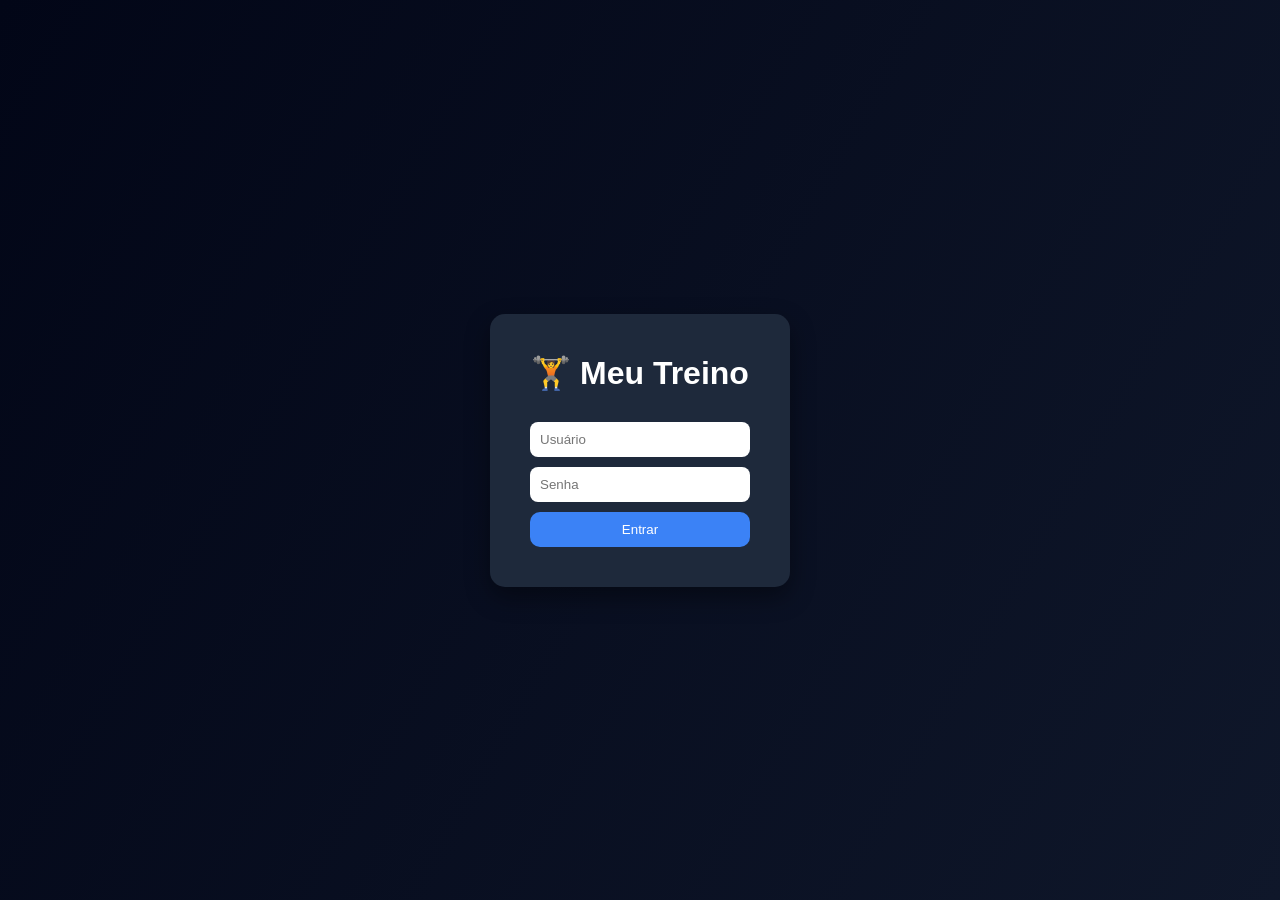
<file: index.html>
<!DOCTYPE html>
<html lang="pt-BR">

<head>

<meta charset="UTF-8">
<meta name="viewport" content="width=device-width, initial-scale=1.0">

<title>Meu Treino</title>

<link rel="manifest" href="manifest.json">

<script>

/* REDIRECIONAR PARA LOGIN */

window.location.href="login.html"

</script>

</head>

<body>

</body>

</html>
</file>
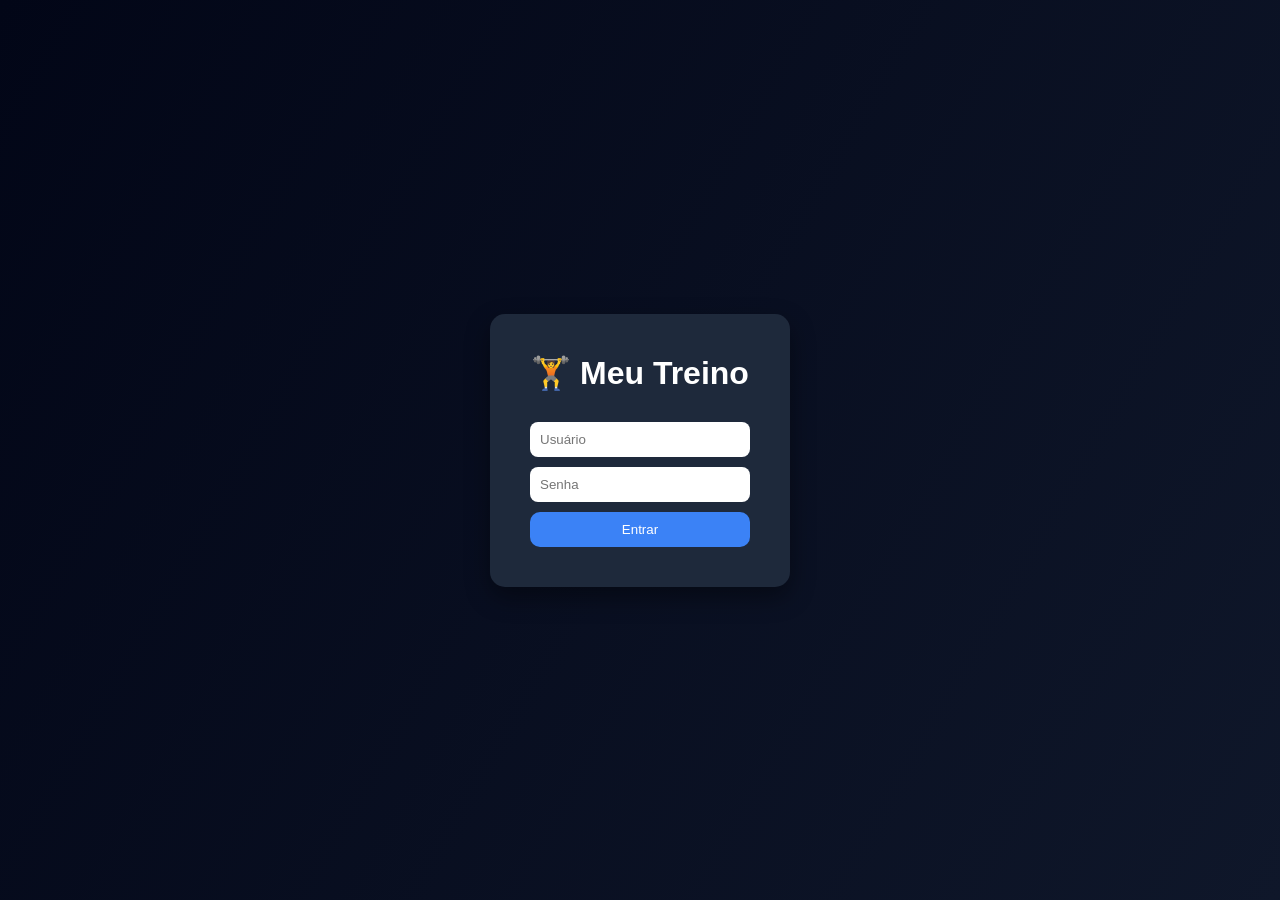
<file: login.html>
<!DOCTYPE html>
<html lang="pt-BR">

<head>

<meta charset="UTF-8">
<meta name="viewport" content="width=device-width, initial-scale=1.0">

<title>Login - Meu Treino</title>

<link rel="stylesheet" href="style.css">
<link rel="manifest" href="manifest.json">

</head>

<body class="login-body">

<div class="login">

<h1>🏋️ Meu Treino</h1>

<input type="text" id="user" placeholder="Usuário">

<input type="password" id="pass" placeholder="Senha">

<button onclick="entrar()">Entrar</button>

</div>

<script>

/* LOGIN */

function entrar(){

let user = document.getElementById("user").value
let pass = document.getElementById("pass").value

if(user=="admin" && pass=="1234"){

window.location.href="menu.html"

}else{

alert("Usuário ou senha incorreto")

}

}

/* SERVICE WORKER PWA */

if ("serviceWorker" in navigator) {

navigator.serviceWorker.register("service-worker.js")

}

</script>

</body>

</html>
</file>
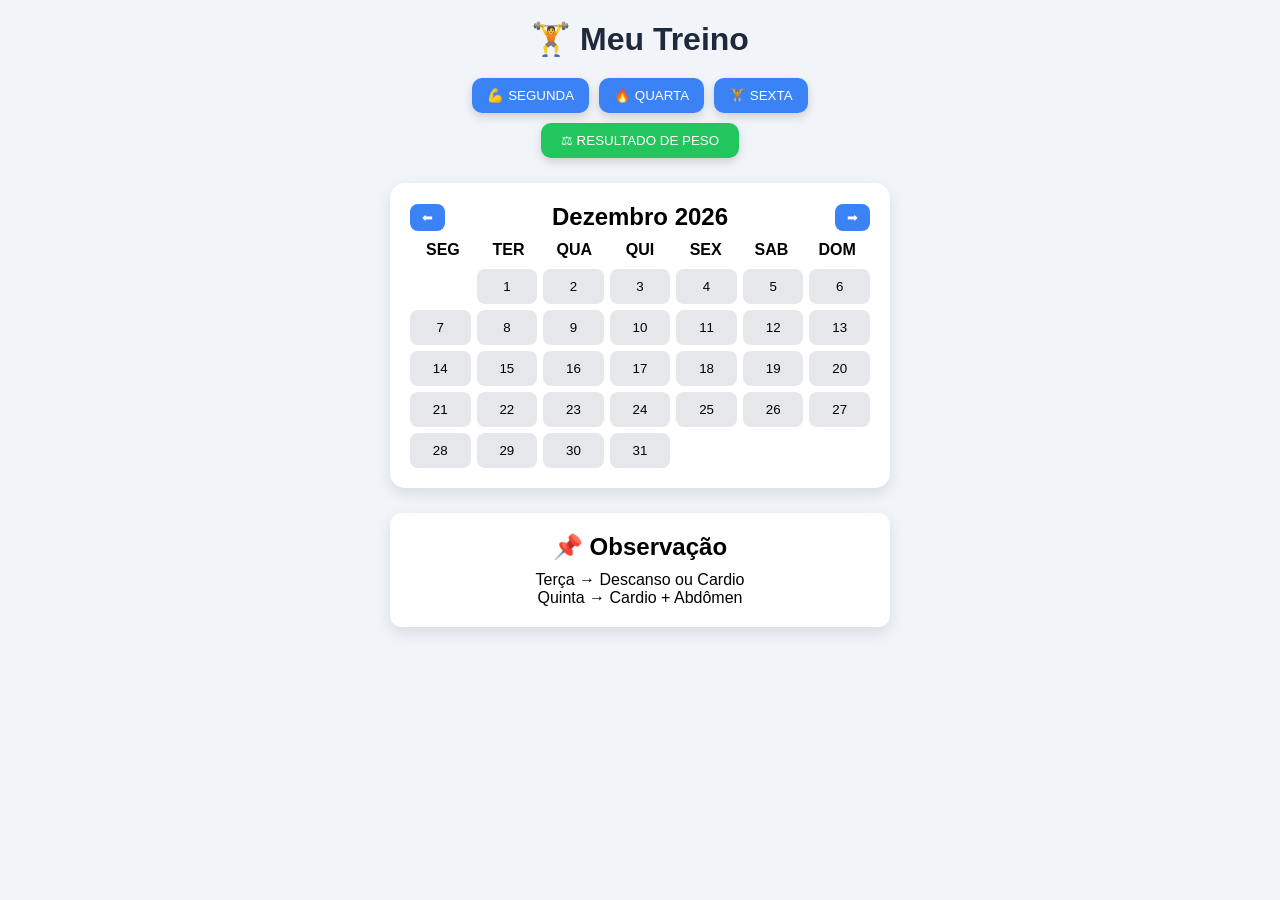
<file: menu.html>
<!DOCTYPE html>
<html lang="pt-BR">

<head>

<meta charset="UTF-8">
<meta name="viewport" content="width=device-width, initial-scale=1.0">

<title>Meu Treino</title>

<link rel="stylesheet" href="style.css">
<link rel="manifest" href="manifest.json">

</head>

<body>

<h1>🏋️ Meu Treino</h1>

<div class="menu">

<div class="menu-treino">

<a href="segunda.html">
<button class="btn-menu">💪 SEGUNDA</button>
</a>

<a href="quarta.html">
<button class="btn-menu">🔥 QUARTA</button>
</a>

<a href="sexta.html">
<button class="btn-menu">🏋️ SEXTA</button>
</a>

</div>

<div class="menu-peso">

<a href="peso.html">
<button class="btn-peso">⚖ RESULTADO DE PESO</button>
</a>

</div>

</div>

<div class="card">

<div class="cal-top">

<button class="mes-btn" onclick="mesAnterior()">⬅</button>

<h2 id="mes"></h2>

<button class="mes-btn" onclick="proximoMes()">➡</button>

</div>

<div class="dias-semana">

<div>SEG</div>
<div>TER</div>
<div>QUA</div>
<div>QUI</div>
<div>SEX</div>
<div>SAB</div>
<div>DOM</div>

</div>

<div id="calendario"></div>

</div>

<!-- OBSERVAÇÃO -->

<div class="obs">

<h2>📌 Observação</h2>

<p>Terça → Descanso ou Cardio</p>
<p>Quinta → Cardio + Abdômen</p>

</div>

<script>

let data = new Date()

function gerarCalendario(){

let ano = data.getFullYear()
let mes = data.getMonth()

let meses = [
"Janeiro","Fevereiro","Março","Abril",
"Maio","Junho","Julho","Agosto",
"Setembro","Outubro","Novembro","Dezembro"
]

document.getElementById("mes").innerText =
meses[mes]+" "+ano

let primeiroDia = new Date(ano,mes,1).getDay()
primeiroDia = (primeiroDia + 6) % 7

let ultimoDia = new Date(ano,mes+1,0).getDate()

let calendario = document.getElementById("calendario")

calendario.innerHTML=""

for(let i=0;i<primeiroDia;i++){

let vazio=document.createElement("div")
calendario.appendChild(vazio)

}

for(let dia=1;dia<=ultimoDia;dia++){

let btn=document.createElement("button")

btn.classList.add("dia")

btn.innerText=dia

let chave="treino-"+ano+"-"+mes+"-"+dia

if(localStorage.getItem(chave)){

btn.classList.add("treinado")

}

btn.onclick=function(){

if(localStorage.getItem(chave)){

localStorage.removeItem(chave)
btn.classList.remove("treinado")

}else{

localStorage.setItem(chave,"ok")
btn.classList.add("treinado")

}

}

calendario.appendChild(btn)

}

}

function proximoMes(){

data.setMonth(data.getMonth()+1)
gerarCalendario()

}

function mesAnterior(){

data.setMonth(data.getMonth()-1)
gerarCalendario()

}

gerarCalendario()

</script>

</body>

</html>
</file>
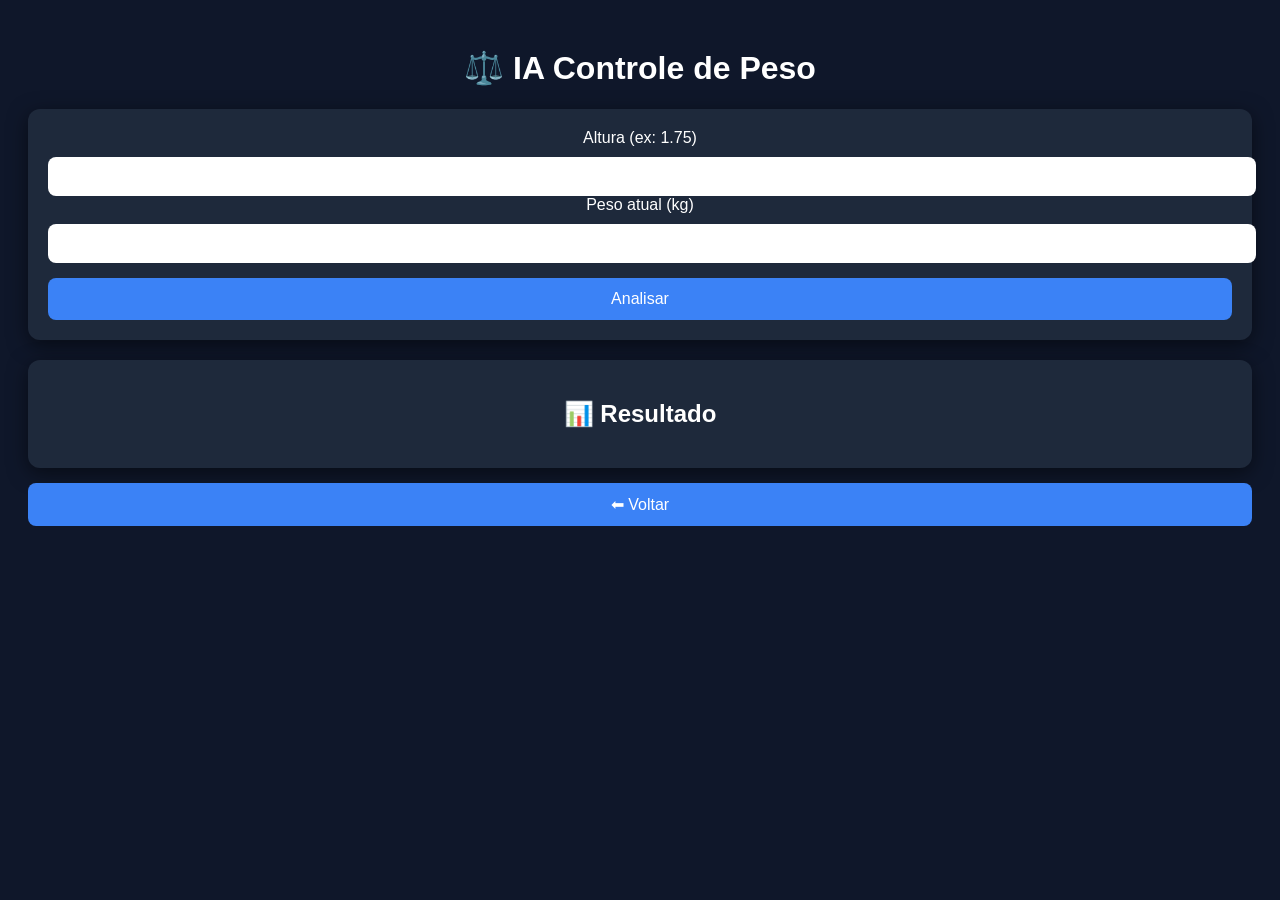
<file: peso.html>
<!DOCTYPE html>
<html lang="pt-BR">
<head>

<meta charset="UTF-8">
<meta name="viewport" content="width=device-width, initial-scale=1.0">

<title>Controle de Peso</title>

<style>

body{
background:#0f172a;
color:white;
font-family:Arial;
text-align:center;
padding:20px;
}

.card{
background:#1e293b;
padding:20px;
border-radius:12px;
margin-top:20px;
box-shadow:0 5px 20px rgba(0,0,0,0.5);
}

input{
width:100%;
padding:12px;
border-radius:8px;
border:none;
margin-top:10px;
}

button{
width:100%;
padding:12px;
margin-top:15px;
background:#3b82f6;
border:none;
border-radius:8px;
color:white;
font-size:16px;
cursor:pointer;
}

.resultado{
margin-top:20px;
font-size:18px;
line-height:1.6;
}

</style>

</head>

<body>

<h1>⚖️ IA Controle de Peso</h1>

<div class="card">

<label>Altura (ex: 1.75)</label>
<input type="number" step="0.01" id="altura">

<label>Peso atual (kg)</label>
<input type="number" id="peso">

<button onclick="calcular()">Analisar</button>

</div>

<div class="card">

<h2>📊 Resultado</h2>

<div id="resultado" class="resultado"></div>

</div>

<script>

function calcular(){

let altura = parseFloat(document.getElementById("altura").value)
let peso = parseFloat(document.getElementById("peso").value)

let imc = peso / (altura * altura)

let msg=""

if(imc < 18.5){
msg="Peso abaixo do ideal. Foque em ganhar massa."
}
else if(imc < 25){
msg="Peso ideal. Continue com treino e alimentação equilibrada."
}
else if(imc < 30){
msg="Leve sobrepeso. Sugestão: cardio 15 min + reduzir açúcar."
}
else{
msg="Sobrepeso alto. Sugestão: cardio 20-30 min + dieta controlada."
}

let pesoIdealMin = 18.5 * (altura*altura)
let pesoIdealMax = 24.9 * (altura*altura)

document.getElementById("resultado").innerHTML=

"IMC: "+imc.toFixed(2)+"<br><br>"+
"Peso ideal entre:<br>"+
pesoIdealMin.toFixed(1)+" kg e "+pesoIdealMax.toFixed(1)+" kg<br><br>"+
msg

}

</script>

<a href="menu.html"><button class="voltar">⬅ Voltar</button></a> 
  
</body>
</html>
</file>
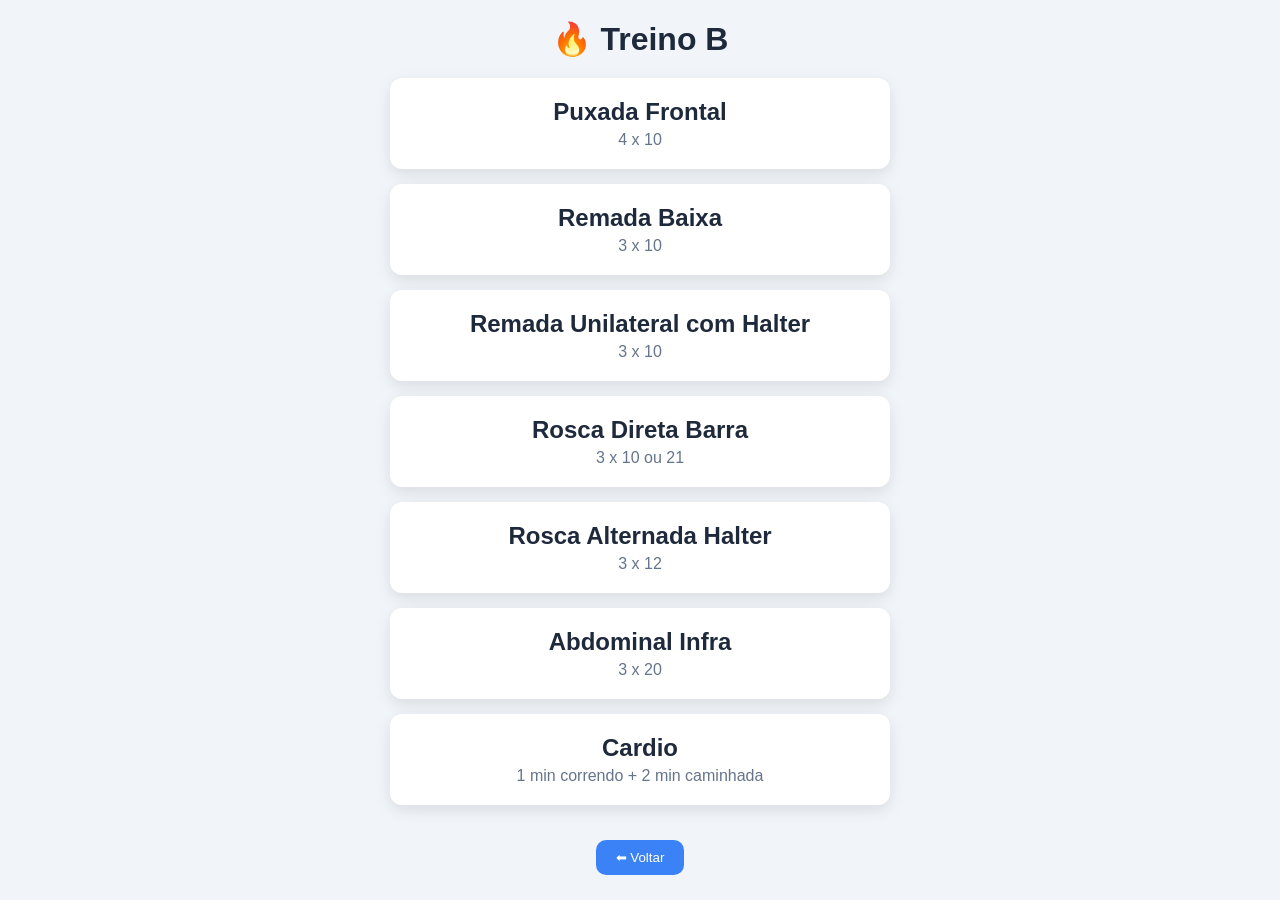
<file: quarta.html>
<!DOCTYPE html>
<html lang="pt-BR">

<head>

<meta charset="UTF-8">
<meta name="viewport" content="width=device-width, initial-scale=1.0">

<title>Treino B</title>

<link rel="stylesheet" href="style.css">

</head>

<body>

<h1>🔥 Treino B</h1>

<div class="treino">

<div class="exercicio">
<h2>Puxada Frontal</h2>
<p>4 x 10</p>
</div>

<div class="exercicio">
<h2>Remada Baixa</h2>
<p>3 x 10</p>
</div>

<div class="exercicio">
<h2>Remada Unilateral com Halter</h2>
<p>3 x 10</p>
</div>

<div class="exercicio">
<h2>Rosca Direta Barra</h2>
<p>3 x 10 ou 21</p>
</div>

<div class="exercicio">
<h2>Rosca Alternada Halter</h2>
<p>3 x 12</p>
</div>

<div class="exercicio">
<h2>Abdominal Infra</h2>
<p>3 x 20</p>
</div>

<div class="exercicio">
<h2>Cardio</h2>
<p>1 min correndo + 2 min caminhada</p>
</div>

</div>

<a href="menu.html">
<button class="voltar">⬅ Voltar</button>
</a>

</body>
</html>
</file>
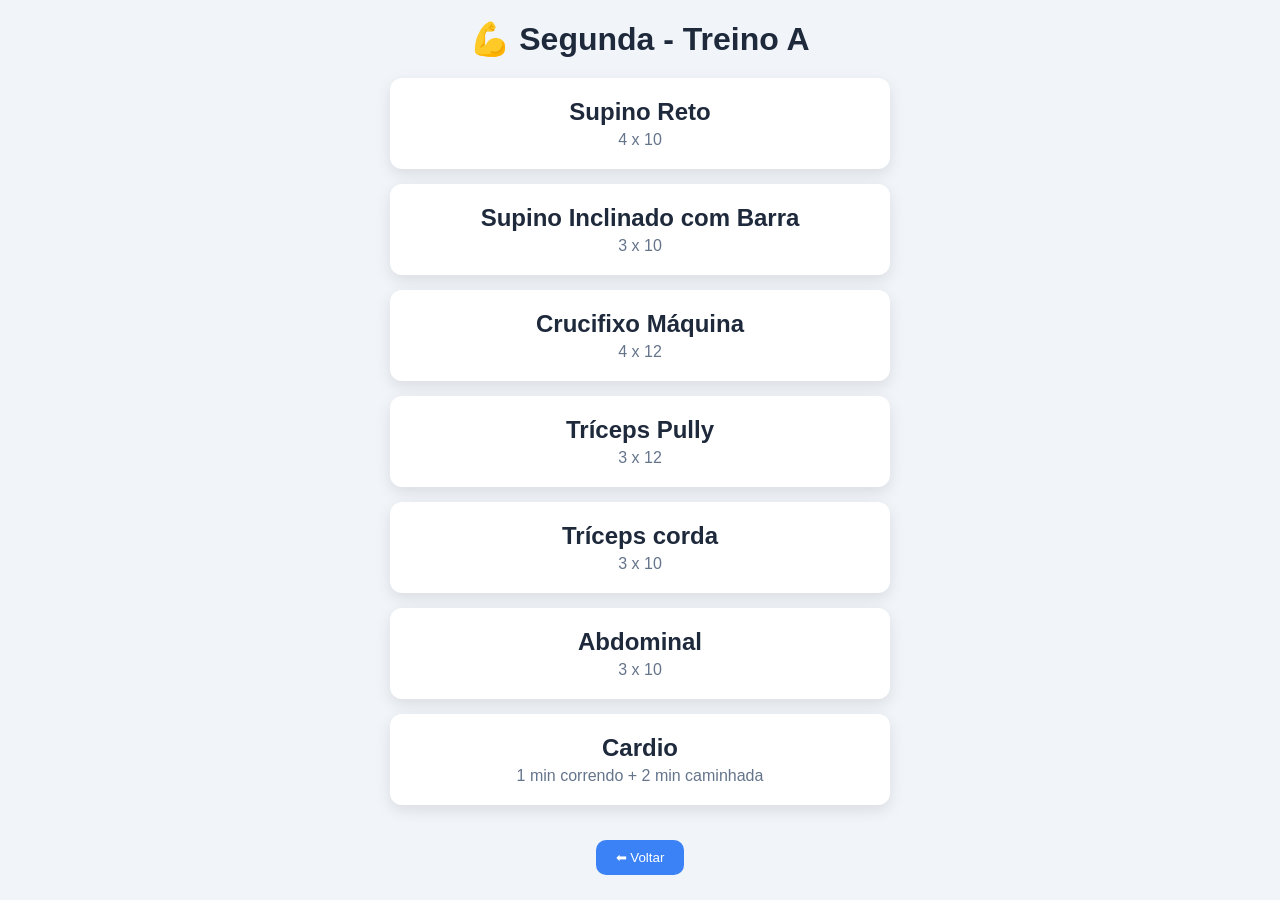
<file: segunda.html>
<!DOCTYPE html>
<html lang="pt-BR">

<head>

<meta charset="UTF-8">
<meta name="viewport" content="width=device-width, initial-scale=1.0">

<title>Treino A</title>

<link rel="stylesheet" href="style.css">

</head>

<body>

<h1>💪 Segunda - Treino A</h1>

<div class="treino">

<div class="exercicio">
<h2>Supino Reto</h2>
<p>4 x 10</p>
</div>

<div class="exercicio">
<h2>Supino Inclinado com Barra</h2>
<p>3 x 10</p>
</div>

<div class="exercicio">
<h2>Crucifixo Máquina</h2>
<p>4 x 12</p>
</div>

<div class="exercicio">
<h2>Tríceps Pully</h2>
<p>3 x 12</p>
</div>

<div class="exercicio">
<h2>Tríceps corda</h2>
<p>3 x 10</p>
</div>

<div class="exercicio">
<h2>Abdominal</h2>
<p>3 x 10</p>
</div>

<div class="exercicio">
<h2>Cardio</h2>
<p>1 min correndo + 2 min caminhada</p>
</div>

</div>

<a href="menu.html">
<button class="voltar">⬅ Voltar</button>
</a>

</body>
</html>
</file>
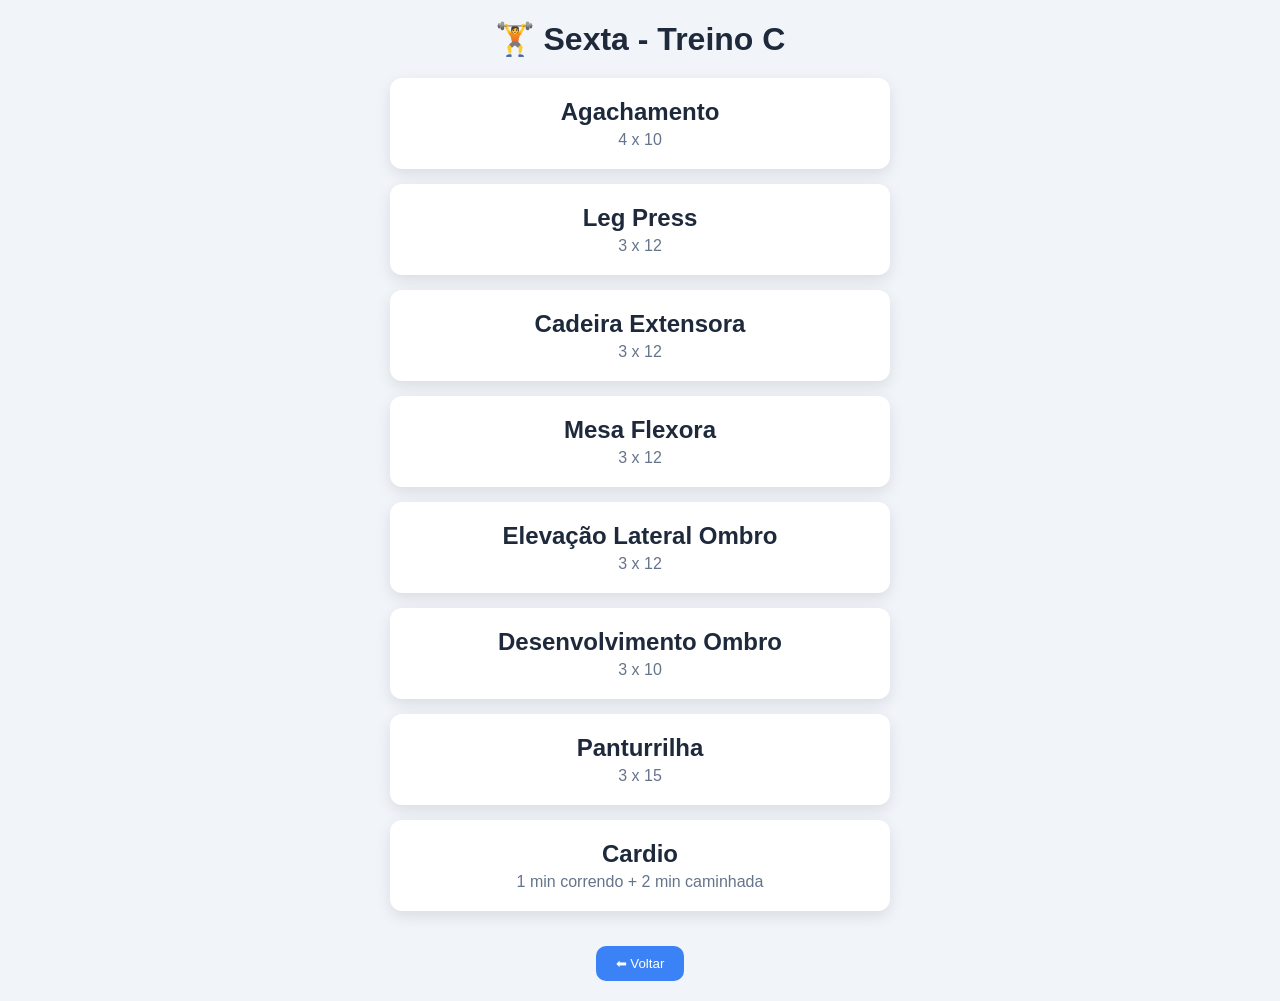
<file: sexta.html>
<!DOCTYPE html>
<html lang="pt-BR">

<head>

<meta charset="UTF-8">
<meta name="viewport" content="width=device-width, initial-scale=1.0">

<title>Treino C</title>

<link rel="stylesheet" href="style.css">

</head>

<body>

<h1>🏋️ Sexta - Treino C</h1>

<div class="treino">

<div class="exercicio">
<h2>Agachamento</h2>
<p>4 x 10</p>
</div>

<div class="exercicio">
<h2>Leg Press</h2>
<p>3 x 12</p>
</div>

<div class="exercicio">
<h2>Cadeira Extensora</h2>
<p>3 x 12</p>
</div>

<div class="exercicio">
<h2>Mesa Flexora</h2>
<p>3 x 12</p>
</div>

<div class="exercicio">
<h2>Elevação Lateral Ombro</h2>
<p>3 x 12</p>
</div>

<div class="exercicio">
<h2>Desenvolvimento Ombro</h2>
<p>3 x 10</p>
</div>

<div class="exercicio">
<h2>Panturrilha</h2>
<p>3 x 15</p>
</div>

<div class="exercicio">
<h2>Cardio</h2>
<p>1 min correndo + 2 min caminhada</p>
</div>

</div>

<a href="menu.html">
<button class="voltar">⬅ Voltar</button>
</a>

</body>
</html>
</file>
<file: style.css>
/* RESET */

*{
margin:0;
padding:0;
box-sizing:border-box;
font-family:Arial, Helvetica, sans-serif;
}

/* BODY */

body{

background:#f1f5f9;
padding:20px;
text-align:center;

}

/* TITULOS */

h1{

margin-bottom:20px;
color:#1e293b;

}

/* LOGIN */

.login-body{

height:100vh;
display:flex;
align-items:center;
justify-content:center;

background:linear-gradient(120deg,#020617,#0f172a);

}

.login{

background:#1e293b;
padding:40px;
border-radius:15px;
width:300px;

box-shadow:0 10px 25px rgba(0,0,0,0.4);

}

.login h1{

color:white;

}

.login input{

width:100%;
padding:10px;
margin-top:10px;

border:none;
border-radius:8px;

}

.login button{

width:100%;
padding:10px;
margin-top:10px;

border:none;
border-radius:10px;

background:#3b82f6;
color:white;

cursor:pointer;

}

/* MENU */

.menu{

margin-bottom:25px;

}

.menu-treino{

display:flex;
justify-content:center;
gap:10px;
flex-wrap:wrap;

}

.btn-menu{

padding:10px 15px;

border:none;
border-radius:10px;

background:#3b82f6;
color:white;

cursor:pointer;

box-shadow:0 4px 10px rgba(0,0,0,0.15);

}

.menu-peso{

margin-top:10px;

}

.btn-peso{

padding:10px 20px;

border:none;
border-radius:10px;

background:#22c55e;
color:white;

cursor:pointer;

box-shadow:0 4px 10px rgba(0,0,0,0.15);

}

/* CARD CALENDARIO */

.card{

background:white;

padding:20px;

border-radius:15px;

max-width:500px;

margin:auto;

box-shadow:0 6px 15px rgba(0,0,0,0.1);

}

/* TOPO CALENDARIO */

.cal-top{

display:flex;
justify-content:space-between;
align-items:center;

margin-bottom:10px;

}

.mes-btn{

border:none;

background:#3b82f6;
color:white;

padding:6px 12px;

border-radius:8px;

cursor:pointer;

}

/* DIAS SEMANA */

.dias-semana{

display:grid;
grid-template-columns:repeat(7,1fr);

font-weight:bold;

margin-top:10px;

}

/* CALENDARIO */

#calendario{

display:grid;
grid-template-columns:repeat(7,1fr);

gap:6px;

margin-top:10px;

}

.dia{

border:none;

padding:10px;

border-radius:8px;

background:#e5e7eb;

cursor:pointer;

}

.treinado{

background:#22c55e;
color:white;

}

/* OBSERVAÇÃO */

.obs{

margin-top:25px;

background:white;

padding:20px;

border-radius:12px;

max-width:500px;

margin-left:auto;
margin-right:auto;

box-shadow:0 6px 15px rgba(0,0,0,0.1);

}

.obs h2{

margin-bottom:10px;

}

/* TREINO */

.treino{

max-width:500px;

margin:auto;

}

/* CARD EXERCICIO */

.exercicio{

background:white;

padding:20px;

border-radius:12px;

margin-bottom:15px;

box-shadow:0 5px 15px rgba(0,0,0,0.1);

}

.exercicio h2{

margin-bottom:5px;

color:#1e293b;

}

.exercicio p{

color:#64748b;

}

.exercicio label{

display:block;

margin-top:10px;

}

/* BOTÃO VOLTAR */

.voltar{

margin-top:20px;

padding:10px 20px;

border:none;

border-radius:10px;

background:#3b82f6;

color:white;

cursor:pointer;

}

/* PESO */

.peso-card{

background:white;

max-width:400px;

margin:auto;

padding:25px;

border-radius:12px;

box-shadow:0 5px 15px rgba(0,0,0,0.1);

}

.peso-card input{

width:100%;

padding:10px;

margin-top:10px;

margin-bottom:10px;

border-radius:8px;

border:1px solid #cbd5e1;

}

.peso-card button{

padding:10px 20px;

border:none;

border-radius:10px;

background:#22c55e;

color:white;

cursor:pointer;

}

/* RESPONSIVO CELULAR */

@media (max-width:500px){

body{

padding:15px;

}

h1{

font-size:24px;

}

.btn-menu{

font-size:13px;
padding:8px 12px;

}

.btn-peso{

font-size:13px;

}

.card{

padding:15px;

}

.dia{

padding:8px;
font-size:14px;

}

.exercicio{

padding:15px;

}

}
</file>
